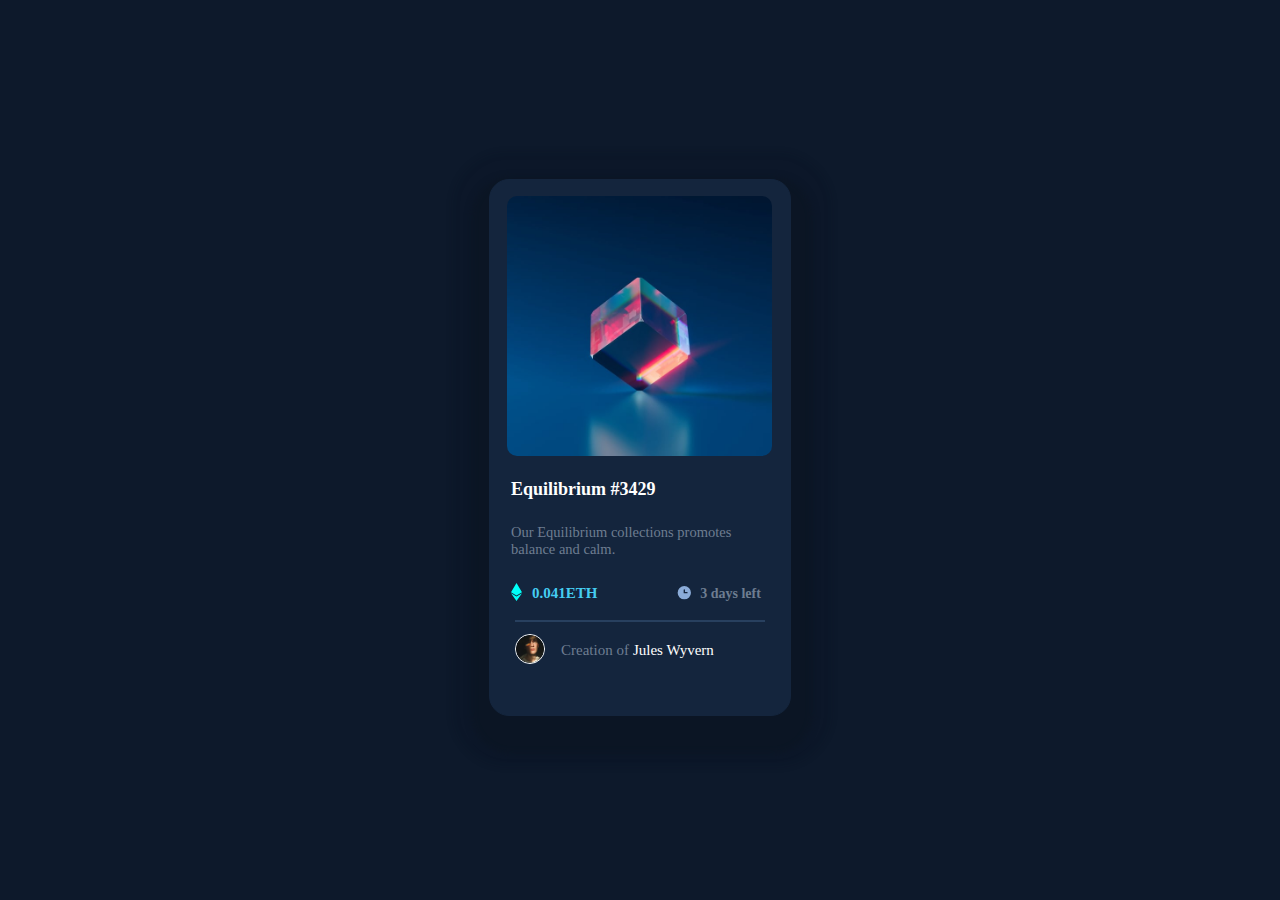
<file: index.html>
<!DOCTYPE html>
<html lang="Pt-Br">
<head>
  <meta charset="UTF-8">
  <meta name="viewport" content="width=device-width, initial-scale=1.0"> 

  <link rel="icon" type="image/png" sizes="32x32" href="./images/favicon-32x32.png">
  <link rel="stylesheet" href="index.css" type="text/css">
  
  <title>Frontend Mentor | NFT preview card component</title>

</head>
<body>
        <div id="componente-nft">
            
          
            <div class="image-container">
              
                    <img class="first-image" src="/images/image-equilibrium.jpg">
                    <img class="second-image" src="/images/icon-view.svg" style="width:40px; 
                    height:40px;">
                <div id="container">
                    <img class="second-image" src="/images/icon-view.svg" style="width:40px; 
                    height:40px;">
                </div>
            </div> 
            <h4>Equilibrium #3429</h4>

            <p>Our Equilibrium collections promotes <br> balance and calm.</p>
            
            <div id="session-1">
                <a id="imagem-ethereum">
                    <img src="images/icon-ethereum.svg">
                </a>
                <a class="ciano">
                    0.041ETH
                </a>

                <a id="imagem-clock">
                      <img src="images/icon-clock.svg">
                </a>

                <a class="cinza">
                  3 days left
                </a>
            </div>      


            <hr>
            <div id="session-2">

              <a id="imagem-avatar">
                <img src="images/image-avatar.png">
              </a>
              <a id="texto-span">
                <span class="cinza">Creation of</span>
                <span class="branco">Jules Wyvern</span>
              </a>  
            </div>
      </div>

        
</body>
</html>
</file>
<file: index.css>
body{
    background-color: hsl(217, 54%, 11%);
    font-family: Outfit;
    display:flex;
    justify-content: center;
    margin-top: 14%;
    margin-bottom: 14%;
    max-width: 1440px;
    
}

/*IDs*/

#componente-nft{
    box-shadow:2px  18px 6px 20px hsla(214, 51%, 9%, 0.79),2px  12px 6px 39px hsla(217, 62%, 8%, 0.133);
    border:1px solid hsl(216, 50%, 16%);
    background-color:hsl(216, 50%, 16%);
    border-radius: 20px;
    padding-top:5px;
    width: 300px;
    height: 530px;
}

.image-container {
    position: relative;
    left:17px;
    top:11px;
    width:265px; 
    height:270px;
    border-radius:10px;
    cursor: pointer;
  }

.image-container img.first-image {
    position: absolute;
    top: 0;
    left: 0;
    width:265px;
    height:260px;
    border-radius:10px;
   
    
  }

.image-container img.second-image {
    position: absolute;
    top: 110px;
    left: 110px;
    right: 100px;
    
    border-radius:10px;
    
  }

.image-container img.second-image {
    display: none;
  }

.image-container:active img.first-image {
    display: block;
  }

.image-container:active img.second-image {
    display:block;
    
    
}
#container{
    position: relative;
    left:0px;
    top:0px;
    width:265px; 
    height:260px;
    border-radius:10px;
    cursor: pointer;
    
  }
#container:active{
    background-color: hsl(178, 100%, 50%);
    opacity: 0.6;
    
}

#imagem-ethereum{
    padding-left:21px;
    padding-top:10px;
}

#imagem-clock{
    margin-left:75px;
}

#session-1{
    margin-top:25px;
    padding-bottom: 3px;
}
#session-2{
    margin-top:12px;
}
#imagem-avatar img{
    width:28px;
    height: 28px;
    border: 1px solid white;
    border-radius:100%;
    margin-left:25px;
}

#texto-span{
    cursor:pointer;
    position:relative;
    left:12px;
    bottom:9px;
    font-weight: 300;
}
/*Seletores*/

h4{
    color:hsl(0, 0%, 100%);
    font-size:18px;
    padding-left:21px;
    padding-top:0px;
    cursor:pointer;
}

h4:hover{color:hsl(193, 87%, 61%);}
p{  
    color:hsl(214, 14%, 50%);
    font-size:14.5px;
    padding-left:21px;
    padding-top:0px;
}

hr{
    background-color: hsla(214, 33%, 49%, 0.326);
    width: 250px;
    height: 2px;
    border:none;
    margin-top:12px;

}

a.ciano{
    font-size:15px;
    color:hsl(193, 87%, 61%);
    font-weight: bold;
    padding-left:6px;
    position:relative;
    z-index: 0;
    bottom:3px;
}
a.cinza{
    font-size:14px;
    color:hsl(214, 14%, 50%);
    font-weight: bold;
    padding-left:3px;
    position:relative;
    z-index: 0;
    bottom:3px;
}

span.cinza{
    color:hsl(214, 14%, 50%);
    font-size:15px;

}

span.branco{
    color:white;
    font-size:15px;
}
span.branco:hover{
    color:hsl(193, 87%, 61%);
}
</file>
